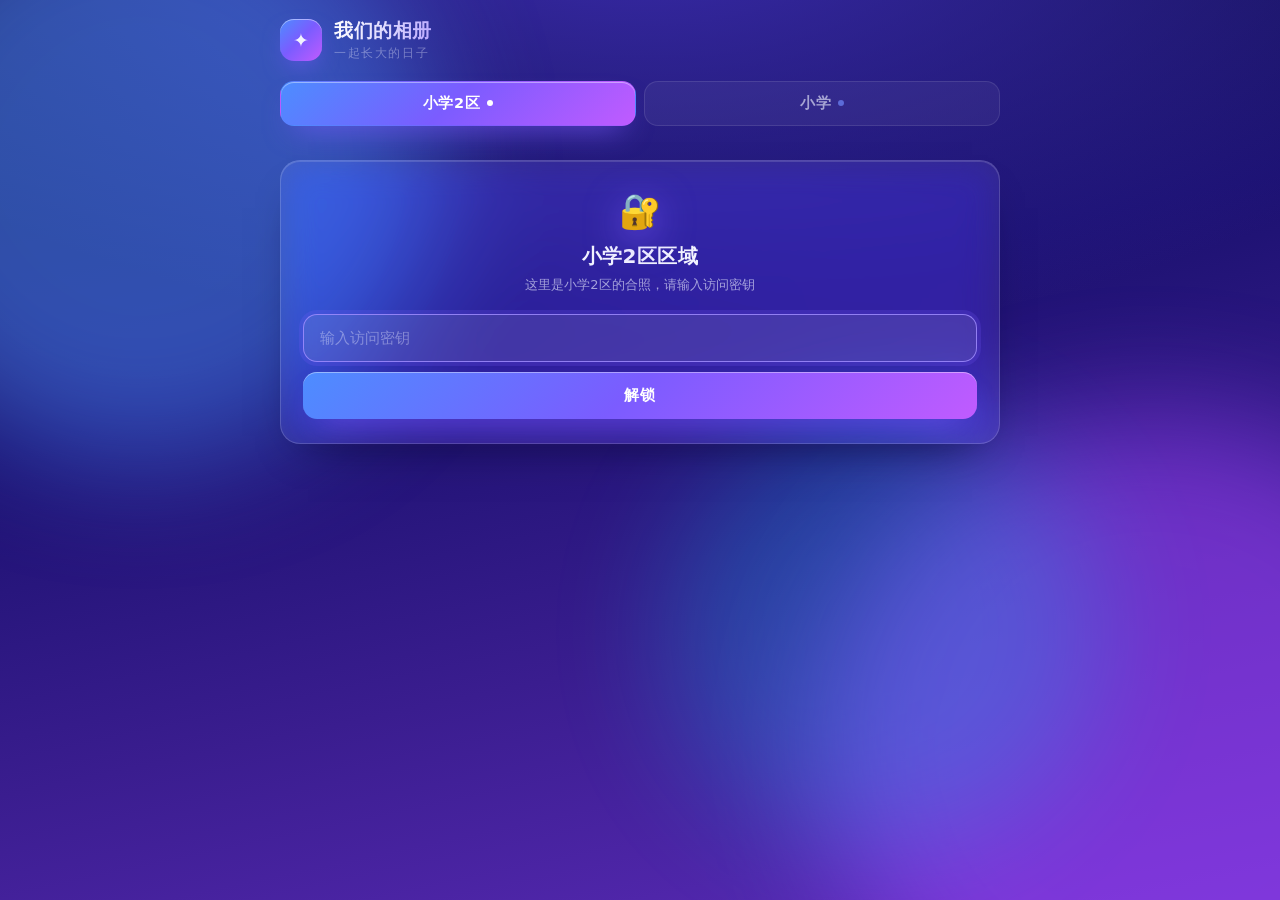
<file: site/index.html>
<!doctype html>
<html lang="zh-CN">
<head>
<meta charset="utf-8">
<meta name="viewport" content="width=device-width, initial-scale=1, viewport-fit=cover">
<meta name="theme-color" content="#1a1170">
<title>我们的相册 · 一起长大的日子</title>
<meta name="description" content="上传和浏览大家的合照：小学2区 / 小学，各自独立访问密钥。">
<link rel="stylesheet" href="assets/style.css?v=14">
</head>
<body>
<div class="bg" aria-hidden="true"><i class="blob b1"></i><i class="blob b2"></i><i class="blob b3"></i></div>

<header class="topbar">
  <div class="brand">
    <div class="logo">✦</div>
    <div>
      <h1>我们的相册</h1>
      <p class="sub">一起长大的日子</p>
    </div>
  </div>
  <button id="lockBtn" class="ghost" hidden>锁定</button>
</header>

<nav class="tabs" id="tabs" role="tablist">
  <button class="tab active" data-area="grade7" role="tab">小学2区<span class="dot"></span></button>
  <button class="tab" data-area="primary" role="tab">小学<span class="dot"></span></button>
</nav>

<main>
  <!-- 未解锁 -->
  <section id="lockView" class="card lock-card" hidden>
    <div class="lock-ico">🔐</div>
    <h2 id="lockTitle">小学2区</h2>
    <p class="hint" id="lockHint">这里需要访问密钥才能进入</p>
    <form id="keyForm" autocomplete="off">
      <input id="keyInput" type="password" inputmode="text" placeholder="输入访问密钥" autocomplete="current-password" required>
      <button type="submit" class="primary" id="keyBtn">解锁</button>
    </form>
  </section>

  <!-- 已解锁 -->
  <section id="areaView" hidden>
    <div class="card upload-card">
      <div class="seg mode" id="modeSeg">
        <button type="button" data-mode="photo" class="on">照片</button>
        <button type="button" data-mode="text">文字</button>
      </div>

      <div class="field">
        <label for="nameInput">你的名字</label>
        <input id="nameInput" type="text" maxlength="16" placeholder="例如：小雅" autocomplete="nickname">
      </div>

      <div id="photoPane">
        <div class="field" id="captionField">
          <label for="captionInput">写一句话 <span class="opt">（可选）</span></label>
          <input id="captionInput" type="text" maxlength="60" placeholder="那天我们笑得好开心">
        </div>

        <button id="pickBtn" class="drop" type="button">
          <div class="drop-inner">
            <span class="drop-ico">＋</span>
            <strong>选择 / 拖入合照</strong>
            <small>支持多张，自动压缩，单张 ≤ 20MB</small>
          </div>
        </button>
        <div id="queue" class="queue"></div>
        <div id="progress" class="progress" hidden><i></i></div>
        <button id="uploadBtn" class="primary wide" hidden>上传</button>
      </div>

      <div id="textPane" hidden>
        <textarea id="textInput" maxlength="500" rows="4" placeholder="想说的话、那天的事、想对大家说的……"></textarea>
        <div class="counter"><span id="textCount">0</span>/500</div>
        <button id="postTextBtn" class="primary wide">发布</button>
      </div>
    </div>

    <div class="gallery-head">
      <h2>合照墙</h2>
      <span id="count" class="count"></span>
    </div>
    <div id="gallery" class="gallery"></div>
    <div id="empty" class="empty" hidden>
      <span>🖼️</span>
      <p>还没有照片，来传第一张吧</p>
    </div>
    <div id="skeletons" class="gallery" hidden></div>
  </section>
</main>

<div id="lightbox" class="lightbox" hidden>
  <button class="lb-close" id="lbClose" aria-label="关闭">✕</button>
  <img id="lbImg" alt="">
  <div class="lb-meta"><span id="lbAuthor"></span><span id="lbTime"></span></div>
  <button class="lb-del" id="lbDel">删除这张</button>
</div>

<div id="sheet" class="sheet" hidden>
  <div class="sheet-panel">
    <div class="sheet-head">
      <h3 id="sheetTitle">回复</h3>
      <button id="sheetClose" type="button" aria-label="关闭">✕</button>
    </div>
    <div id="sheetList" class="sheet-list"></div>
    <form id="sheetForm" class="sheet-form" autocomplete="off">
      <input id="sheetInput" type="text" maxlength="200" placeholder="写一条回复…" required>
      <button type="submit" class="primary">发送</button>
    </form>
  </div>
</div>

<div id="toast" class="toast" hidden></div>
<input id="fileInput" type="file" accept="image/*" multiple hidden>

<script src="assets/config.js?v=14"></script>
<script src="assets/app.js?v=14"></script>
</body>
</html>
</file>
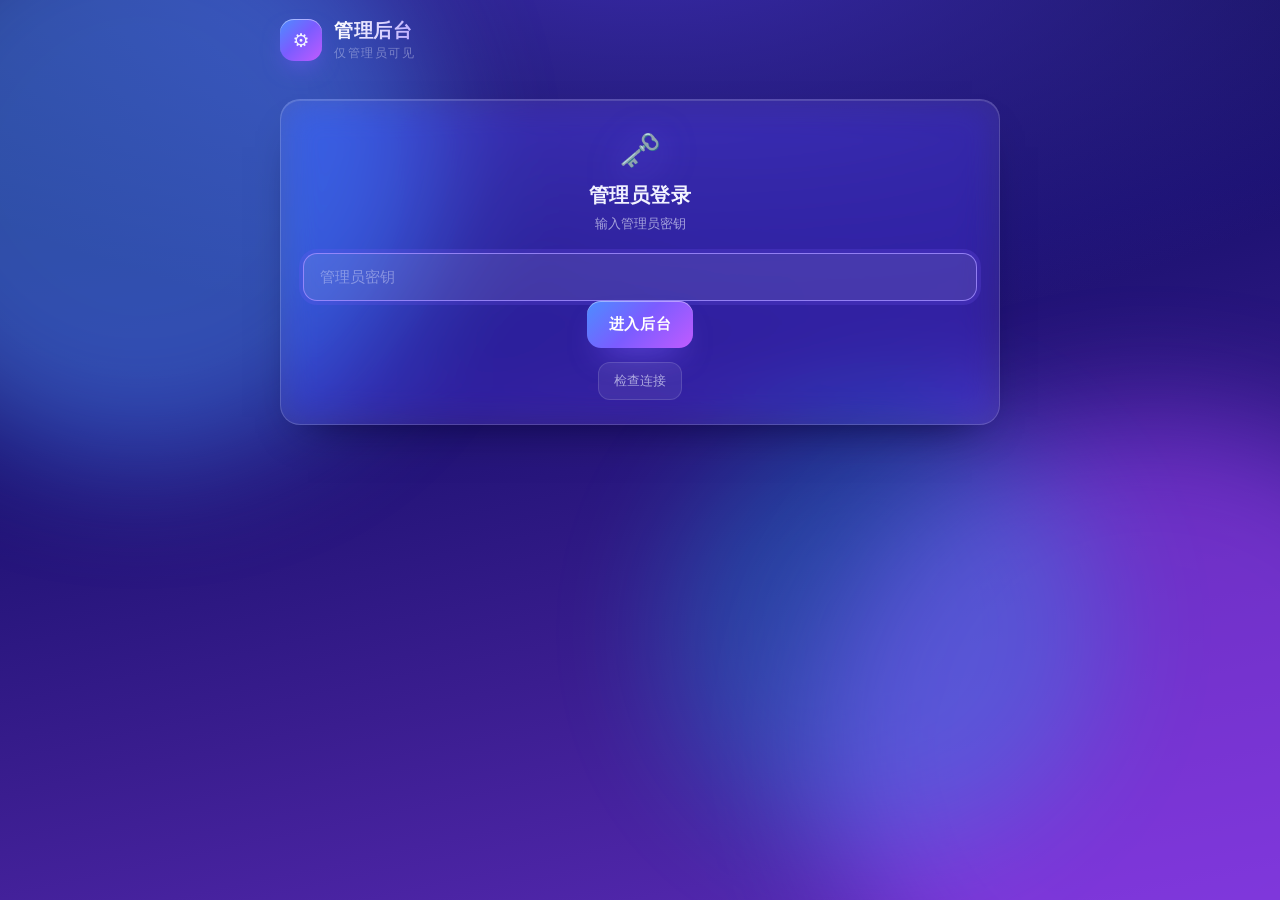
<file: site/admin.html>
<!doctype html>
<html lang="zh-CN">
<head>
<meta charset="utf-8">
<meta name="viewport" content="width=device-width, initial-scale=1, viewport-fit=cover">
<meta name="theme-color" content="#1a1170">
<meta name="robots" content="noindex,nofollow">
<title>管理后台 · 我们的相册</title>
<link rel="stylesheet" href="assets/style.css?v=14">
</head>
<body>
<div class="bg" aria-hidden="true"><i class="blob b1"></i><i class="blob b2"></i><i class="blob b3"></i></div>

<header class="topbar">
  <div class="brand">
    <div class="logo">⚙</div>
    <div>
      <h1>管理后台</h1>
      <p class="sub">仅管理员可见</p>
    </div>
  </div>
  <button id="logoutBtn" class="ghost" hidden>退出</button>
</header>

<main>
  <!-- 登录 -->
  <section id="loginView" class="card lock-card" hidden>
    <div class="lock-ico">🗝️</div>
    <h2>管理员登录</h2>
    <p class="hint">输入管理员密钥</p>
    <form id="adminForm" autocomplete="off">
      <input id="adminKey" type="password" placeholder="管理员密钥" autocomplete="current-password" required>
      <button type="submit" class="primary" id="loginBtn">进入后台</button>
    </form>
    <p class="tiny" id="loginDebug"></p>
    <button type="button" class="ghost" id="diagBtn" style="margin-top:10px">检查连接</button>
  </section>

  <!-- 面板 -->
  <section id="panelView" hidden>
    <div class="stats" id="stats"></div>

    <div class="seg" id="seg">
      <button data-area="" class="on">全部</button>
      <button data-area="grade7">小学2区</button>
      <button data-area="primary">小学</button>
    </div>

    <div id="admGrid" class="adm-grid"></div>
    <div id="admEmpty" class="empty" hidden><span>🗂️</span><p>这个区域还没有照片</p></div>

    <section class="card sect">
      <h3>更换区域密钥</h3>
      <form class="krow" data-set="grade7">
        <input type="text" placeholder="小学2区新密钥" autocomplete="off" minlength="4" maxlength="64" required>
        <button type="submit" class="solid">保存</button>
      </form>
      <form class="krow" data-set="primary">
        <input type="text" placeholder="小学新密钥" autocomplete="off" minlength="4" maxlength="64" required>
        <button type="submit" class="solid">保存</button>
      </form>
      <p class="tiny">保存后旧密钥立刻失效，大家下次进入要输新的。</p>
    </section>

    <section class="card sect">
      <h3>更换管理员密钥</h3>
      <form class="krow" id="adminKeyForm">
        <input type="text" id="newAdminKey" placeholder="新的管理员密钥" autocomplete="off" minlength="4" maxlength="64" required>
        <button type="submit" class="solid">保存</button>
      </form>
      <p class="tiny">妥善保管。忘了就只能去 Supabase 里改 admin_auth 表。</p>
    </section>

    <section class="card sect danger">
      <h3>危险操作</h3>
      <form class="krow" data-clear="grade7">
        <input type="text" placeholder="输入「小学2区」确认清空" autocomplete="off" required>
        <button type="submit">清空</button>
      </form>
      <form class="krow" data-clear="primary">
        <input type="text" placeholder="输入「小学」确认清空" autocomplete="off" required>
        <button type="submit">清空</button>
      </form>
      <p class="tiny">会删掉该区域所有照片记录和原图，无法恢复。</p>
    </section>
  </section>
</main>

<div id="toast" class="toast" hidden></div>

<script src="assets/config.js?v=14"></script>
<script src="assets/admin.js?v=14"></script>
</body>
</html>
</file>
<file: site/assets/style.css>
:root{
  --ink:#f2f3ff;
  --muted:rgba(238,240,255,.62);
  --faint:rgba(238,240,255,.38);
  --card:rgba(255,255,255,.075);
  --card2:rgba(255,255,255,.11);
  --stroke:rgba(255,255,255,.16);
  --grad:linear-gradient(135deg,#4d8dff 0%,#7b5cff 48%,#c05bff 100%);
  --grad-soft:linear-gradient(135deg,rgba(77,141,255,.35),rgba(192,91,255,.35));
  --radius:20px;
  --safe-b:env(safe-area-inset-bottom,0px);
}

[hidden]{display:none !important}
*{box-sizing:border-box;-webkit-tap-highlight-color:transparent}
html,body{margin:0;padding:0}
body{
  min-height:100vh;
  font-family:-apple-system,BlinkMacSystemFont,"SF Pro SC","PingFang SC","Helvetica Neue",system-ui,sans-serif;
  color:var(--ink);
  background:#100a33;
  background-image:
    radial-gradient(120% 80% at 50% -10%,#3b2bb0 0%,rgba(59,43,176,0) 60%),
    linear-gradient(168deg,#0b1035 0%,#1b1170 38%,#3a1d8f 68%,#5b2bb8 100%);
  background-attachment:fixed;
  padding-bottom:calc(32px + var(--safe-b));
  overflow-x:hidden;
}

/* 背景光斑 */
.bg{position:fixed;inset:0;z-index:-1;overflow:hidden;pointer-events:none}
.blob{position:absolute;border-radius:50%;filter:blur(60px);opacity:.5}
.b1{width:46vw;height:46vw;background:#4d8dff;top:-10vw;left:-12vw;animation:float1 18s ease-in-out infinite}
.b2{width:52vw;height:52vw;background:#a445ff;bottom:-14vw;right:-16vw;animation:float2 22s ease-in-out infinite}
.b3{width:34vw;height:34vw;background:#00d5ff;top:46%;left:52%;opacity:.22;animation:float1 26s ease-in-out infinite reverse}
@keyframes float1{0%,100%{transform:translate(0,0)}50%{transform:translate(4vw,5vw)}}
@keyframes float2{0%,100%{transform:translate(0,0)}50%{transform:translate(-5vw,-4vw)}}

/* 顶栏 */
.topbar{
  display:flex;align-items:center;justify-content:space-between;gap:12px;
  padding:calc(18px + env(safe-area-inset-top,0px)) 20px 8px;
  max-width:760px;margin:0 auto;
}
.brand{display:flex;align-items:center;gap:12px;min-width:0}
.logo{
  width:42px;height:42px;flex:none;border-radius:14px;
  background:var(--grad);
  display:grid;place-items:center;font-size:19px;
  box-shadow:0 10px 26px -10px rgba(123,92,255,.95),inset 0 1px 0 rgba(255,255,255,.45);
}
h1{
  margin:0;font-size:19px;letter-spacing:.5px;font-weight:650;
  background:linear-gradient(100deg,#fff,#d9d3ff 60%,#b9a6ff);
  -webkit-background-clip:text;background-clip:text;color:transparent;
}
.sub{margin:2px 0 0;font-size:11.5px;color:var(--faint);letter-spacing:1.6px}

/* 通用卡片 */
.card{
  background:var(--card);
  border:1px solid var(--stroke);
  border-radius:var(--radius);
  backdrop-filter:blur(18px) saturate(140%);
  -webkit-backdrop-filter:blur(18px) saturate(140%);
  box-shadow:0 20px 44px -28px rgba(4,0,40,.9),inset 0 1px 0 rgba(255,255,255,.14);
}

/* 区域切换 */
.tabs{
  display:flex;gap:8px;padding:12px 20px 4px;max-width:760px;margin:0 auto;
}
.tab{
  flex:1;position:relative;
  padding:12px 10px;border-radius:14px;cursor:pointer;
  font-size:14.5px;font-weight:600;letter-spacing:.5px;
  color:var(--muted);background:rgba(255,255,255,.05);
  border:1px solid rgba(255,255,255,.1);
  transition:.25s ease;
}
.tab .dot{display:inline-block;width:6px;height:6px;border-radius:50%;background:#5c6bd8;margin-left:7px;vertical-align:2px;transition:.25s}
.tab.unlocked .dot{background:#3ee08a;box-shadow:0 0 8px #3ee08a}
.tab.active{
  color:#fff;border-color:transparent;
  background:var(--grad);
  box-shadow:0 14px 30px -14px rgba(123,92,255,.9),inset 0 1px 0 rgba(255,255,255,.4);
}
.tab.active .dot{background:#fff;box-shadow:none}

main{max-width:760px;margin:0 auto;padding:16px 20px 0}

/* 锁屏卡 */
.lock-card{padding:30px 22px 24px;text-align:center;margin-top:14px}
.lock-ico{font-size:34px;filter:drop-shadow(0 8px 18px rgba(123,92,255,.7))}
.lock-card h2{margin:12px 0 6px;font-size:20px;letter-spacing:.5px}
.hint{margin:0 0 20px;font-size:13px;color:var(--muted)}
#keyForm{display:flex;flex-direction:column;gap:10px}
.mini{margin:16px 0 0;font-size:11.5px;color:var(--faint);line-height:1.6}

input[type=text],input[type=password]{
  width:100%;padding:14px 16px;border-radius:14px;
  background:rgba(255,255,255,.07);
  border:1px solid rgba(255,255,255,.14);
  color:var(--ink);font-size:15px;font-family:inherit;
  outline:none;transition:.22s;
}
input::placeholder{color:var(--faint)}
input:focus{
  border-color:rgba(160,140,255,.85);
  background:rgba(255,255,255,.1);
  box-shadow:0 0 0 4px rgba(123,92,255,.18);
}

button{font-family:inherit;cursor:pointer;border:none;background:none;color:inherit}
.primary{
  padding:14px 22px;border-radius:14px;
  font-size:15px;font-weight:650;letter-spacing:.6px;color:#fff;
  background:var(--grad);
  box-shadow:0 16px 32px -16px rgba(123,92,255,1),inset 0 1px 0 rgba(255,255,255,.4);
  transition:transform .16s ease,filter .2s;
}
.primary:active{transform:scale(.97);filter:brightness(1.08)}
.primary:disabled{opacity:.5;filter:grayscale(.3);box-shadow:none}
.primary.wide{width:100%;margin-top:12px}
.ghost{
  padding:9px 15px;border-radius:12px;font-size:13px;
  color:var(--muted);background:rgba(255,255,255,.07);
  border:1px solid rgba(255,255,255,.13);
}
/* 上传卡 */
.upload-card{padding:18px 18px 20px;margin-top:14px}
.field{margin-bottom:12px}
.field label{display:block;font-size:12px;color:var(--muted);margin:0 0 7px 3px;letter-spacing:.6px}
.opt{color:var(--faint);font-weight:400}

.drop{
  display:block;width:100%;margin-top:4px;
  padding:22px 14px;border-radius:16px;
  border:1.5px dashed rgba(170,150,255,.5);
  background:linear-gradient(135deg,rgba(77,141,255,.12),rgba(192,91,255,.12));
  transition:.22s;
}
.drop:active{transform:scale(.99);background:var(--grad-soft)}
.drop.over{border-color:#b79bff;background:var(--grad-soft)}
.drop-inner{display:flex;flex-direction:column;align-items:center;gap:4px}
.drop-ico{
  width:38px;height:38px;border-radius:50%;
  display:grid;place-items:center;font-size:20px;font-weight:300;
  background:rgba(255,255,255,.13);border:1px solid rgba(255,255,255,.2);
  margin-bottom:4px;
}
.drop strong{font-size:14px;font-weight:600}
.drop small{font-size:11px;color:var(--faint)}

.queue{display:flex;gap:8px;flex-wrap:wrap;margin-top:12px}
.qitem{
  position:relative;width:66px;height:66px;border-radius:12px;overflow:hidden;
  border:1px solid var(--stroke);background:rgba(255,255,255,.08);
}
.qitem img{width:100%;height:100%;object-fit:cover;display:block}
.qitem button{
  position:absolute;top:2px;right:2px;width:18px;height:18px;border-radius:50%;
  background:rgba(10,0,40,.7);color:#fff;font-size:11px;line-height:1;
  display:grid;place-items:center;backdrop-filter:blur(4px);
}

.progress{height:6px;border-radius:99px;background:rgba(255,255,255,.12);overflow:hidden;margin-top:14px}
.progress i{display:block;height:100%;width:0%;border-radius:99px;background:var(--grad);transition:width .3s ease}

/* 相片墙 */
.gallery-head{display:flex;align-items:baseline;justify-content:space-between;margin:26px 2px 12px}
.gallery-head h2{margin:0;font-size:16px;font-weight:650;letter-spacing:.6px}
.count{font-size:12px;color:var(--faint)}
.gallery{display:flex;gap:10px;align-items:flex-start}
.gcol{flex:1 1 0;min-width:0;display:flex;flex-direction:column;gap:10px}
@media(min-width:560px){.gallery{gap:12px}.gcol{gap:12px}}

.shot{
  margin:0;border-radius:16px;overflow:hidden;
  position:relative;background:rgba(255,255,255,.07);
  border:1px solid rgba(255,255,255,.1);
  box-shadow:0 14px 30px -22px rgba(0,0,0,.9);
  animation:pop .45s cubic-bezier(.2,.9,.3,1) both;
}
@keyframes pop{from{transform:translateY(10px) scale(.98)}to{transform:none}}
.shot img{width:100%;display:block;background:#1a1450}
.shot .meta{
  position:absolute;left:0;right:0;bottom:0;padding:22px 10px 9px;
  background:linear-gradient(to top,rgba(8,2,38,.82),rgba(8,2,38,0));
  display:flex;justify-content:space-between;align-items:flex-end;gap:8px;
  font-size:11px;
}
.shot .who{font-weight:600;letter-spacing:.3px;white-space:nowrap;overflow:hidden;text-overflow:ellipsis}
.shot .when{color:rgba(255,255,255,.6);flex:none}
.shot .cap{
  position:absolute;left:10px;right:10px;bottom:30px;
  font-size:11.5px;color:rgba(255,255,255,.92);line-height:1.4;
  text-shadow:0 1px 6px rgba(0,0,0,.6);
}

.empty{text-align:center;padding:48px 0 30px;color:var(--faint)}
.empty span{font-size:34px;display:block;margin-bottom:10px;opacity:.8}
.empty p{margin:0;font-size:13px}

.sk{height:170px;border-radius:16px;
  background:linear-gradient(100deg,rgba(255,255,255,.06) 20%,rgba(255,255,255,.14) 40%,rgba(255,255,255,.06) 60%);
  background-size:220% 100%;animation:shimmer 1.3s infinite linear}
.sk:nth-child(2n){height:210px}
.sk:nth-child(3n){height:140px}
@keyframes shimmer{from{background-position:120% 0}to{background-position:-120% 0}}

/* 大图 */
.lightbox{
  position:fixed;inset:0;z-index:60;display:flex;flex-direction:column;
  align-items:center;justify-content:center;gap:16px;padding:60px 18px 40px;
  background:rgba(6,2,26,.93);backdrop-filter:blur(14px);
}
.lightbox img{max-width:100%;max-height:74vh;border-radius:16px;box-shadow:0 30px 70px -30px #000}
.lb-close{position:absolute;top:calc(16px + env(safe-area-inset-top,0px));right:18px;
  width:38px;height:38px;border-radius:50%;background:rgba(255,255,255,.12);
  border:1px solid rgba(255,255,255,.18);font-size:15px}
.lb-meta{display:flex;gap:12px;font-size:12.5px;color:var(--muted)}
.lb-del{padding:11px 20px;border-radius:12px;font-size:13px;color:#ffb3c6;
  background:rgba(255,80,120,.14);border:1px solid rgba(255,80,120,.3)}

/* 提示 */
.toast{
  position:fixed;left:50%;bottom:calc(28px + var(--safe-b));transform:translateX(-50%);
  z-index:90;max-width:88vw;padding:12px 18px;border-radius:14px;
  background:rgba(20,12,60,.92);border:1px solid var(--stroke);
  font-size:13px;line-height:1.45;text-align:center;
  box-shadow:0 20px 44px -20px #000;backdrop-filter:blur(12px);
  animation:toastIn .28s cubic-bezier(.2,.9,.3,1) both;
}
@keyframes toastIn{from{opacity:0;transform:translate(-50%,14px)}to{opacity:1;transform:translate(-50%,0)}}

.banner{
  max-width:760px;margin:10px auto 0;padding:0 20px;
}
.banner div{
  padding:11px 15px;border-radius:14px;font-size:12px;line-height:1.6;
  background:rgba(255,196,84,.12);border:1px solid rgba(255,196,84,.32);color:#ffdda1;
}
.banner b{color:#ffc857}

/* ============ 管理后台 ============ */
.stats{display:flex;gap:10px;margin:14px 0 4px}
.stat{
  flex:1;padding:14px 8px;border-radius:16px;text-align:center;
  background:var(--card);border:1px solid var(--stroke);
  backdrop-filter:blur(14px);-webkit-backdrop-filter:blur(14px);
}
.stat b{display:block;font-size:21px;letter-spacing:.5px;
  background:linear-gradient(100deg,#fff,#c9beff);-webkit-background-clip:text;background-clip:text;color:transparent}
.stat span{font-size:11px;color:var(--muted)}

.seg{display:flex;gap:8px;margin:16px 0 12px}
.seg button{
  flex:1;padding:10px 8px;border-radius:12px;font-size:13px;
  color:var(--muted);background:rgba(255,255,255,.06);
  border:1px solid rgba(255,255,255,.1);transition:.2s;
}
.seg button.on{
  color:#fff;border-color:transparent;background:var(--grad);
  box-shadow:0 12px 26px -14px rgba(123,92,255,.9);
}

.adm-grid{display:grid;grid-template-columns:repeat(2,1fr);gap:10px}
@media(min-width:560px){.adm-grid{grid-template-columns:repeat(3,1fr);gap:12px}}
.adm-photo{
  position:relative;border-radius:14px;overflow:hidden;
  border:1px solid rgba(255,255,255,.12);background:rgba(255,255,255,.06);
  box-shadow:0 14px 30px -24px #000;
}
.adm-photo img{width:100%;aspect-ratio:1/1;object-fit:cover;display:block;background:#1a1450}
.adm-photo .tag{
  position:absolute;top:6px;left:6px;padding:2px 8px;border-radius:99px;
  font-size:10px;background:rgba(10,4,50,.72);border:1px solid rgba(255,255,255,.22);
  backdrop-filter:blur(6px);
}
.adm-photo .del{
  position:absolute;top:5px;right:5px;width:26px;height:26px;border-radius:50%;
  display:grid;place-items:center;font-size:12px;color:#fff;
  background:rgba(232,50,90,.9);border:1px solid rgba(255,255,255,.25);
  box-shadow:0 6px 14px -6px #000;
}
.adm-photo .info{
  position:absolute;left:0;right:0;bottom:0;padding:16px 8px 6px;
  display:flex;justify-content:space-between;gap:6px;font-size:10.5px;
  background:linear-gradient(to top,rgba(8,2,38,.88),rgba(8,2,38,0));
}
.adm-photo .info span:first-child{font-weight:600;overflow:hidden;text-overflow:ellipsis;white-space:nowrap}
.adm-photo .info span:last-child{color:rgba(255,255,255,.62);flex:none}

.sect{padding:18px;margin-top:16px}
.sect h3{margin:0 0 12px;font-size:14px;letter-spacing:.5px;font-weight:650}
.sect.danger{border-color:rgba(255,90,130,.34);background:rgba(255,80,120,.07)}
.sect.danger h3{color:#ffb3c6}

.krow{display:flex;gap:8px;align-items:center;margin-bottom:10px}
.krow input{flex:1;min-width:0;padding:12px 14px;font-size:13.5px}
.krow button{
  flex:none;padding:12px 16px;border-radius:12px;font-size:13px;
  color:#fff;background:rgba(255,255,255,.11);border:1px solid rgba(255,255,255,.16);
}
.krow button.solid{
  background:var(--grad);border-color:transparent;font-weight:600;
  box-shadow:0 12px 26px -16px rgba(123,92,255,.9);
}
.krow button:active{transform:scale(.97)}
.tiny{font-size:11px;color:var(--faint);line-height:1.65;margin:4px 0 0}

/* ============ 页面内确认框（不依赖原生 confirm，WebView 里也不会被吞） ============ */
.modal{
  position:fixed;inset:0;z-index:80;display:flex;align-items:center;justify-content:center;
  padding:26px;background:rgba(6,2,26,.72);backdrop-filter:blur(10px);
  -webkit-backdrop-filter:blur(10px);
}
.modal-card{
  width:100%;max-width:330px;padding:22px 20px 16px;border-radius:20px;
  background:linear-gradient(160deg,rgba(48,32,120,.98),rgba(26,16,72,.98));
  border:1px solid var(--stroke);
  box-shadow:0 40px 80px -40px #000,inset 0 1px 0 rgba(255,255,255,.14);
}
.modal-card h3{margin:0 0 8px;font-size:16px;letter-spacing:.4px}
.modal-card p{margin:0 0 20px;font-size:13px;color:var(--muted);line-height:1.65}
.modal-actions{display:flex;gap:10px}
.modal-actions button{
  flex:1;padding:12px;border-radius:12px;font-size:14px;
  color:#fff;background:rgba(255,255,255,.1);border:1px solid rgba(255,255,255,.16);
}
.modal-actions button.ok{background:var(--grad);border-color:transparent;font-weight:650}
.modal-actions button.ok.danger{background:linear-gradient(135deg,#ff5470,#e0245e);font-weight:650}
.modal-actions button:active{transform:scale(.97)}

/* ============ 发布：模式切换 / 文字 ============ */
.seg.mode{margin:0 0 14px}
.seg.mode button{padding:9px 8px;font-size:13px}
#textPane textarea{
  width:100%;padding:14px 16px;border-radius:14px;resize:none;
  background:rgba(255,255,255,.07);border:1px solid rgba(255,255,255,.14);
  color:var(--ink);font-size:15px;line-height:1.6;font-family:inherit;outline:none;
  transition:.22s;
}
#textPane textarea:focus{
  border-color:rgba(160,140,255,.85);background:rgba(255,255,255,.1);
  box-shadow:0 0 0 4px rgba(123,92,255,.18);
}
#textPane textarea::placeholder{color:var(--faint)}
.counter{text-align:right;font-size:11px;color:var(--faint);margin:6px 4px 0}

/* ============ 卡片：底部信息条 ============ */
.shot{display:flex;flex-direction:column}
.shot img{border-radius:0}
.cardfoot{
  display:flex;align-items:center;justify-content:space-between;gap:6px;
  padding:7px 9px 8px;background:rgba(255,255,255,.045);
}
.who{min-width:0;display:flex;flex-direction:column;gap:1px}
.who .author{font-size:11.5px;font-weight:600;letter-spacing:.2px;
  white-space:nowrap;overflow:hidden;text-overflow:ellipsis}
.who .when{font-size:10px;color:var(--faint)}
.acts{display:flex;gap:2px;flex:none}
.act{
  display:flex;align-items:center;gap:3px;padding:5px 7px;border-radius:10px;
  font-size:11.5px;color:var(--muted);background:transparent;transition:.18s;
}
.act .ico{font-size:13px;line-height:1}
.act:active{transform:scale(.94)}
.act.like.on{color:#ff8fb0}
.act.like.on .ico{filter:drop-shadow(0 0 6px rgba(255,110,160,.7))}
.act.cmt{color:var(--muted)}

/* 纯文字卡片 */
.shot.text-post{background:linear-gradient(150deg,rgba(90,70,200,.55),rgba(60,40,160,.35))}
.shot.text-post .bubble{
  padding:14px 13px 15px;font-size:13px;line-height:1.72;white-space:pre-wrap;
  word-break:break-word;color:#f4f2ff;
}
.shot.text-post .cardfoot{background:rgba(255,255,255,.06)}

/* ============ 回复面板 ============ */
.sheet{
  position:fixed;inset:0;z-index:70;display:flex;align-items:flex-end;
  background:rgba(6,2,26,.55);backdrop-filter:blur(6px);-webkit-backdrop-filter:blur(6px);
}
.sheet-panel{
  width:100%;max-height:78vh;display:flex;flex-direction:column;
  border-radius:22px 22px 0 0;padding:16px 16px calc(14px + env(safe-area-inset-bottom,0px));
  background:linear-gradient(170deg,rgba(48,32,120,.99),rgba(24,14,68,.99));
  border-top:1px solid rgba(255,255,255,.16);
  box-shadow:0 -30px 60px -20px #000;
  animation:sheetUp .26s cubic-bezier(.2,.9,.3,1);
}
@keyframes sheetUp{from{transform:translateY(30px)}to{transform:none}}
.sheet-head{display:flex;align-items:center;justify-content:space-between;margin-bottom:10px}
.sheet-head h3{margin:0;font-size:15px;letter-spacing:.4px}
.sheet-head button{
  width:32px;height:32px;border-radius:50%;font-size:14px;
  background:rgba(255,255,255,.1);border:1px solid rgba(255,255,255,.16);
}
.sheet-list{flex:1;overflow-y:auto;-webkit-overflow-scrolling:touch;max-height:46vh;padding-right:2px}
.sheet-empty{text-align:center;color:var(--faint);font-size:12.5px;padding:26px 0;margin:0}
.cmt-row{padding:9px 11px;border-radius:13px;background:rgba(255,255,255,.06);margin-bottom:8px}
.cmt-head{display:flex;justify-content:space-between;gap:8px;margin-bottom:3px}
.cmt-author{font-size:11.5px;font-weight:600}
.cmt-when{font-size:10px;color:var(--faint)}
.cmt-body{font-size:13px;line-height:1.6;white-space:pre-wrap;word-break:break-word;color:rgba(240,240,255,.9)}
.sheet-form{display:flex;gap:8px;margin-top:12px}
.sheet-form input{flex:1;min-width:0;padding:12px 14px;font-size:14px}
.sheet-form button{flex:none;padding:12px 18px;border-radius:14px;font-size:14px}
</file>
